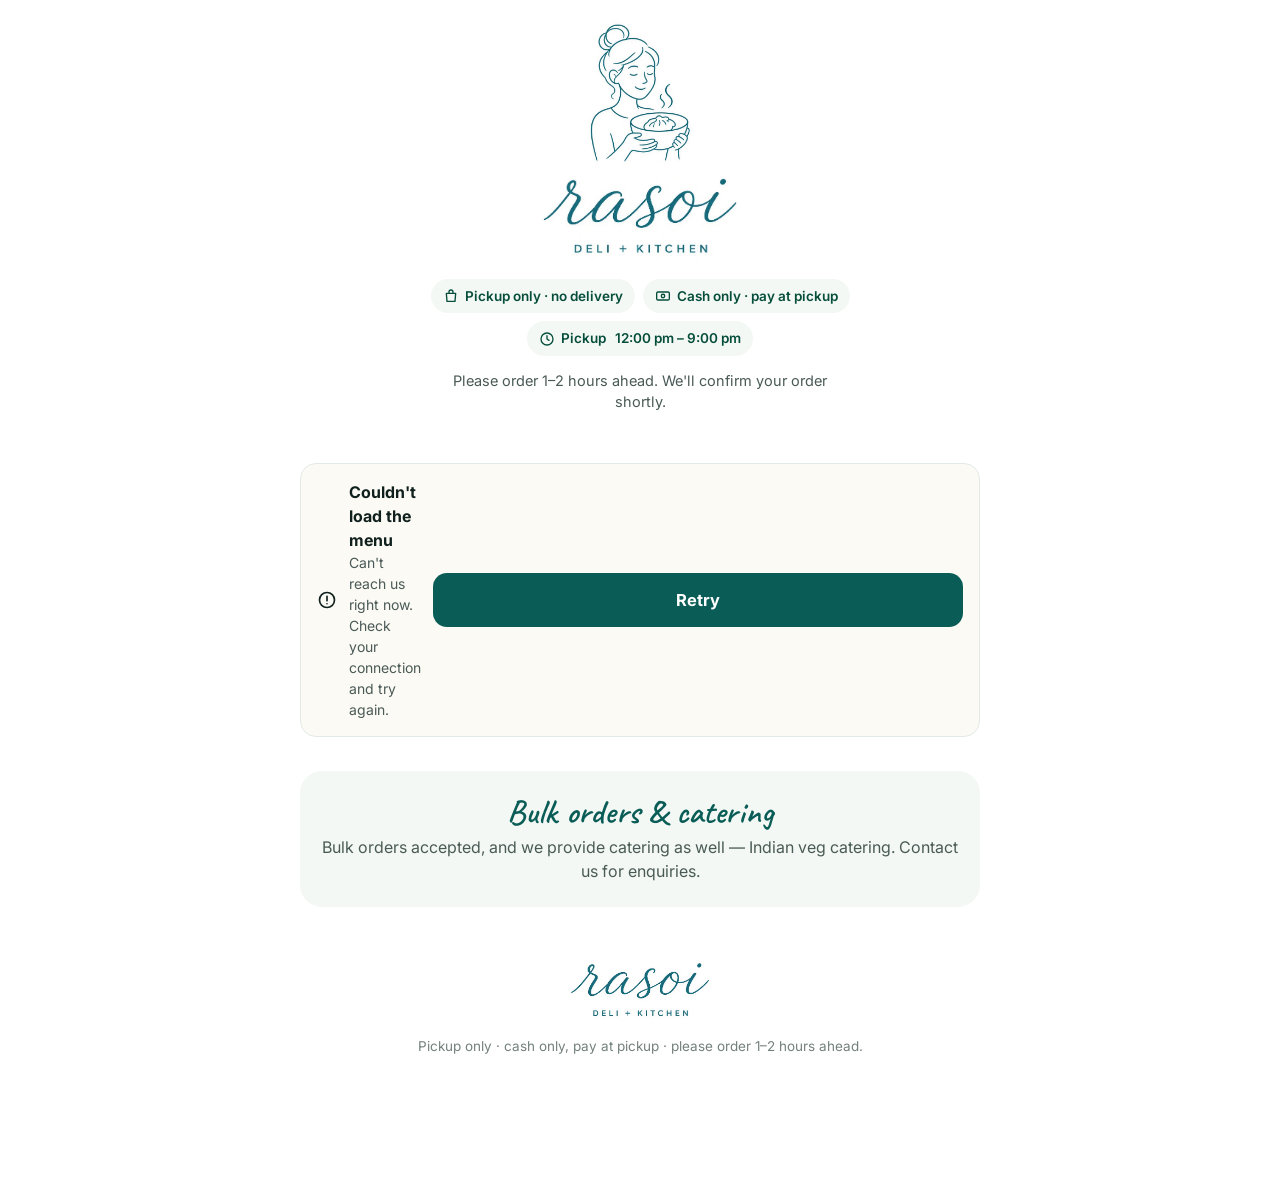
<file: customer/index.html>
<!DOCTYPE html>
<html lang="en-NZ">
<head>
<meta charset="utf-8">
<meta name="viewport" content="width=device-width, initial-scale=1, viewport-fit=cover">
<title>rasoi · Order pickup</title>
<meta name="description" content="rasoi deli + kitchen. Order momos and snacks online for pickup. Pickup only, cash only, pay at pickup. Please order 1–2 hours ahead.">
<meta name="theme-color" content="#0A5C56">
<meta name="color-scheme" content="light">
<meta name="format-detection" content="telephone=no">
<meta name="apple-mobile-web-app-capable" content="yes">
<meta name="mobile-web-app-capable" content="yes">
<meta name="apple-mobile-web-app-status-bar-style" content="default">
<meta name="apple-mobile-web-app-title" content="rasoi">
<meta property="og:type" content="website">
<meta property="og:site_name" content="rasoi · deli + kitchen">
<meta property="og:title" content="rasoi · Order pickup">
<meta property="og:description" content="rasoi deli + kitchen. Order online for pickup. Cash only, pay at pickup.">
<meta property="og:url" content="https://chopsticks-chaat.vercel.app/">
<meta property="og:image" content="https://chopsticks-chaat.vercel.app/brand/rasoi/rasoi-logo.jpg">
<meta property="og:image:width" content="784">
<meta property="og:image:height" content="1168">
<meta property="og:image:alt" content="rasoi deli + kitchen logo">
<meta name="twitter:card" content="summary">
<meta name="twitter:title" content="rasoi · Order pickup">
<meta name="twitter:description" content="rasoi deli + kitchen. Order online for pickup. Cash only, pay at pickup.">
<meta name="twitter:image" content="https://chopsticks-chaat.vercel.app/brand/rasoi/rasoi-mark-512.png">
<link rel="icon" type="image/png" sizes="32x32" href="brand/rasoi/favicon-32.png">
<link rel="apple-touch-icon" href="brand/rasoi/apple-touch-icon.png">
<link rel="preconnect" href="https://fonts.googleapis.com"><link rel="preconnect" href="https://fonts.gstatic.com" crossorigin>
<link rel="stylesheet" href="https://fonts.googleapis.com/css2?family=Caveat:wght@600;700&family=Inter:wght@400;500;600;700;800&display=swap">
<link rel="stylesheet" href="styles.css?v=14">
<meta name="build" content="customer v14 (confirmation is one clean receipt matching staff + Share as PDF; pack × qty totals; menu labels match print; never sold out; phone required; supabase-js 2.118.0)">
<script src="vendor/supabase-js-2.118.0.js"></script>
<script src="app.js?v=14" defer></script>
</head>
<body>
<a class="skip" href="#menu">Skip to menu</a>

<header class="hero" id="top">
  <h1>rasoi · deli + kitchen — order for pickup</h1>
  <img class="hero-mark" src="brand/rasoi/rasoi-mark.png" alt="" width="548" height="548">
  <img class="hero-word" src="brand/rasoi/rasoi-wordmark.png" alt="rasoi deli + kitchen" width="569" height="247">
  <ul class="facts" aria-label="How ordering works">
    <li><svg viewBox="0 0 24 24" aria-hidden="true"><path d="M5 8h14l-1 12H6L5 8Z"/><path d="M9 8V6a3 3 0 0 1 6 0v2"/></svg>Pickup only · no delivery</li>
    <li><svg viewBox="0 0 24 24" aria-hidden="true"><rect x="2.5" y="6" width="19" height="12" rx="2"/><circle cx="12" cy="12" r="2.6"/></svg>Cash only · pay at pickup</li>
    <li><svg viewBox="0 0 24 24" aria-hidden="true"><circle cx="12" cy="12" r="9"/><path d="M12 7v5l3 2"/></svg>Pickup&nbsp;<span id="hours">12:00 pm – 9:00 pm</span></li>
  </ul>
  <p class="lede">Please order 1–2 hours ahead. We'll confirm your order shortly.</p>
</header>
<div id="promos"></div>

<nav class="chips" id="chips" aria-label="Menu categories" hidden></nav>

<main class="menu" id="menu" tabindex="-1" aria-busy="true"></main>

<section class="bulk" id="bulk" aria-label="Bulk orders and catering"></section>

<section class="bulk pts-card" id="points" aria-label="Loyalty points" hidden></section>

<footer class="foot">
  <img src="brand/rasoi/rasoi-wordmark.png" alt="rasoi deli + kitchen" width="569" height="247">
  <p>Pickup only · cash only, pay at pickup · please order 1–2 hours ahead.</p>
</footer>

<button class="cartbar" id="cartbar" type="button" hidden>
  <span class="cb-n" id="cb-n">0</span>
  <span class="cb-l">View cart</span>
  <span class="cb-a" id="cb-a">$0.00</span>
</button>

<div class="backdrop" id="backdrop" hidden></div>
<section class="sheet" id="sheet" role="dialog" aria-modal="true" aria-labelledby="sheet-title" hidden>
  <div class="grab" aria-hidden="true"></div>
  <button class="sheet-x" type="button" data-a="close" aria-label="Close"><svg viewBox="0 0 24 24" aria-hidden="true"><path d="M6 6l12 12M18 6 6 18"/></svg></button>
  <div class="sheet-body" id="sheet-body"></div>
  <div class="sheet-foot" id="sheet-foot"></div>
</section>

<section class="done" id="done" hidden aria-live="polite"></section>

<div class="toast" id="toast" role="status" aria-live="assertive"></div>
</body>
</html>
</file>
<file: customer/styles.css>
/* rasoi · deli + kitchen — customer app. Minimal, white, teal (#0A5C56). */
:root{--teal:#0A5C56;--deep:#064E3B;--mint:#F3F8F4;--cream:#FBFAF5;--ink:#10201D;--ink2:#4A5A56;--ink3:#73817D;--line:#E3EAE6;--bad:#A3261B;--ok:#0A5C56;
  --sans:"Inter",-apple-system,BlinkMacSystemFont,"Segoe UI",Roboto,Helvetica,Arial,sans-serif;--script:"Caveat","Kalam","Bradley Hand",cursive;
  --sab:env(safe-area-inset-bottom,0px);--sat:env(safe-area-inset-top,0px);--ease:cubic-bezier(.2,.8,.2,1);--r:16px}
*{box-sizing:border-box}
html{-webkit-text-size-adjust:100%;scroll-padding-top:64px}
body{margin:0;font-family:var(--sans);color:var(--ink);background:#fff;font-size:16px;line-height:1.5;-webkit-font-smoothing:antialiased;padding-bottom:calc(96px + var(--sab))}
body.locked{overflow:hidden}
button,input,textarea{font:inherit;color:inherit}
button{-webkit-tap-highlight-color:transparent}
svg{width:20px;height:20px;fill:none;stroke:currentColor;stroke-width:2;stroke-linecap:round;stroke-linejoin:round;flex:none}
:focus-visible{outline:3px solid var(--teal);outline-offset:2px}
.skip{position:absolute;left:-999px;top:8px;z-index:100;background:var(--teal);color:#fff;padding:10px 14px;border-radius:10px}
.skip:focus{left:8px}
.num{font-variant-numeric:tabular-nums}
.script{font-family:var(--script);font-weight:600;color:var(--teal);letter-spacing:.2px}
.hero{max-width:720px;margin:0 auto;padding:calc(18px + var(--sat)) 20px 8px;text-align:center}
.hero-mark{display:block;margin:0 auto;width:min(150px,40vw);height:auto}
.hero-word{display:block;margin:2px auto 0;width:min(210px,56vw);height:auto}
.hero h1{position:absolute;width:1px;height:1px;overflow:hidden;clip:rect(0 0 0 0)}
.facts{list-style:none;margin:18px auto 0;padding:0;display:flex;flex-wrap:wrap;justify-content:center;gap:8px;max-width:560px}
.facts li{display:inline-flex;align-items:center;gap:6px;padding:7px 12px;border-radius:999px;background:var(--mint);color:var(--deep);font-size:13.5px;font-weight:600}
.facts svg{width:16px;height:16px}
.lede{margin:14px auto 0;max-width:420px;color:var(--ink2);font-size:14.5px}
#promos{max-width:720px;margin:14px auto 0;padding:0 20px;display:grid;gap:10px}
.promo{display:flex;align-items:center;gap:12px;padding:14px 16px;border:1.5px dashed var(--teal);border-radius:var(--r);background:var(--cream);color:var(--deep);text-align:left}
.promo>svg{color:var(--teal)}
.promo div{flex:1;display:flex;flex-direction:column}
.promo b{font-size:15.5px}.promo span{font-size:13.5px;color:var(--ink2)}
.promo .code{border:0;background:var(--teal);color:#fff;font-weight:700;letter-spacing:.06em;padding:8px 12px;border-radius:10px;cursor:pointer;min-height:40px}
.chips{position:sticky;top:0;z-index:20;display:flex;gap:6px;overflow-x:auto;scrollbar-width:none;padding:10px 20px;margin-top:14px;background:rgba(255,255,255,.94);backdrop-filter:blur(10px);-webkit-backdrop-filter:blur(10px);border-bottom:1px solid transparent;justify-content:safe center}
.chips::-webkit-scrollbar{display:none}
.chips.stuck{border-bottom-color:var(--line)}
.chip{flex:none;border:1px solid var(--line);background:#fff;color:var(--ink2);padding:8px 16px;border-radius:999px;font-size:14.5px;font-weight:600;cursor:pointer;min-height:40px}
.chip.on{background:var(--teal);border-color:var(--teal);color:#fff}
.chip.sk{width:90px;height:40px;border:0}
.menu{max-width:720px;margin:0 auto;padding:8px 20px 0;outline:none}
.sec{padding-top:26px}
.sec h2{font-size:38px;line-height:1;margin:0 0 6px;text-align:center}
.sec h2::after{content:"";display:block;width:36px;height:2px;background:var(--line);margin:12px auto 4px;border-radius:2px}
.grid{display:flex;flex-direction:column}
.card{display:flex;align-items:center;gap:14px;width:100%;text-align:left;border:0;border-bottom:1px solid var(--line);background:none;padding:18px 2px;cursor:pointer;animation:rise .4s var(--ease) both}
.card:last-child{border-bottom:0}
.card .info{flex:1;min-width:0;display:flex;flex-direction:column;gap:3px}
.card .nm{font-weight:700;font-size:17px;letter-spacing:-.01em;display:flex;align-items:center;gap:8px;flex-wrap:wrap}
.card .ds{color:var(--ink2);font-size:14.5px}
.card .vs{display:flex;flex-wrap:wrap;gap:4px 12px;color:var(--ink3);font-size:13px}
.card .vs .x{text-decoration:line-through}
.card .end{display:flex;flex-direction:column;align-items:flex-end;gap:8px}
.card .from{font-weight:700;color:var(--ink);font-size:16px;white-space:nowrap}
.card .from small{font-weight:500;color:var(--ink3);font-size:12px;margin-right:3px}
.card .add{width:38px;height:38px;border-radius:50%;border:1.5px solid var(--teal);color:var(--teal);display:inline-flex;align-items:center;justify-content:center;transition:.15s}
.card:hover .add,.card:active .add{background:var(--teal);color:#fff}
.incart{font-size:12px;font-weight:700;color:#fff;background:var(--teal);padding:2px 8px;border-radius:999px}
.card.soldout{cursor:not-allowed}.card.soldout .info{opacity:.55}
.badge-so{font-size:12.5px;font-weight:700;color:var(--ink2);background:var(--mint);padding:5px 10px;border-radius:999px}
@keyframes rise{from{opacity:0;transform:translateY(6px)}}
.sk{background:linear-gradient(90deg,#EEF3F0,#F7FAF8,#EEF3F0);background-size:200% 100%;animation:sh 1.2s infinite;border-radius:8px}
.sk-card{padding:18px 0;border-bottom:1px solid var(--line)}.sk-card .l{height:18px;width:55%;margin-bottom:8px}.sk-card .l2{height:14px;width:80%}
@keyframes sh{to{background-position:-200% 0}}
.empty{text-align:center;color:var(--ink2);padding:40px 10px}.empty b{display:block;color:var(--ink);font-size:17px;margin-bottom:4px}
.status-banner{display:flex;gap:12px;align-items:center;padding:16px;border-radius:var(--r);background:var(--cream);border:1px solid var(--line);margin-top:20px}
.status-banner>div{flex:1}
.bulk{max-width:720px;margin:34px auto 0;padding:0 20px}
.bulk-in{background:var(--mint);border-radius:22px;padding:24px 22px;text-align:center}
.bulk h2{font-size:34px;margin:0 0 4px;line-height:1}
.bulk p{margin:6px 0 0;color:var(--ink2)}
.bulk .contact{font-weight:700}.bulk .contact a{color:var(--deep)}
.foot{max-width:720px;margin:30px auto 0;padding:20px;text-align:center;color:var(--ink3);font-size:13.5px}
.foot img{width:150px;height:auto;display:block;margin:0 auto 8px}
.btn{display:inline-flex;align-items:center;justify-content:center;gap:10px;width:100%;min-height:54px;border:0;border-radius:14px;background:var(--teal);color:#fff;font-weight:700;font-size:16.5px;cursor:pointer;padding:0 18px;transition:background .15s,transform .1s}
.btn:active{transform:scale(.99)}.btn:hover{background:var(--deep)}
.btn[disabled]{background:#B9C9C4;cursor:not-allowed}
.btn.split{justify-content:space-between}
.btn.ghost{background:#fff;color:var(--teal);border:1.5px solid var(--teal)}
.btn.ghost:hover{background:var(--mint)}
.btn.sm{width:auto;min-height:52px;font-size:15px}
.linkbtn{border:0;background:none;color:var(--teal);font-weight:700;padding:10px 6px;cursor:pointer;min-height:44px}
.spin{width:18px;height:18px;border-radius:50%;border:2.5px solid rgba(255,255,255,.4);border-top-color:#fff;animation:rot .7s linear infinite}
@keyframes rot{to{transform:rotate(360deg)}}
.cartbar{position:fixed;z-index:40;left:50%;bottom:calc(14px + var(--sab));transform:translateX(-50%);width:min(560px,calc(100% - 28px));min-height:60px;display:flex;align-items:center;gap:12px;padding:0 18px;border:0;border-radius:16px;background:var(--teal);color:#fff;font-weight:700;font-size:16px;box-shadow:0 10px 30px rgba(6,78,59,.28);cursor:pointer}
.cartbar[hidden]{display:none}
.cartbar:active{transform:translateX(-50%) scale(.985)}
.cb-n{min-width:30px;height:30px;border-radius:9px;background:rgba(255,255,255,.18);display:inline-flex;align-items:center;justify-content:center}
.cb-l{flex:1;text-align:left}
.cartbar.bump .cb-n{animation:bump .4s var(--ease)}
@keyframes bump{50%{transform:scale(1.25)}}
.backdrop{position:fixed;inset:0;z-index:50;background:rgba(6,30,26,.42);opacity:0;transition:opacity .3s}
.backdrop.on{opacity:1}
.sheet{position:fixed;z-index:51;left:0;right:0;bottom:0;margin:0 auto;max-width:600px;max-height:92dvh;display:flex;flex-direction:column;background:#fff;border-radius:24px 24px 0 0;box-shadow:0 -10px 40px rgba(0,0,0,.14);transform:translateY(104%);transition:transform .38s var(--ease)}
.sheet.on{transform:none}
@media (min-width:700px){.sheet{bottom:50%;border-radius:24px;transform:translateY(60%) scale(.96);opacity:0;transition:transform .35s var(--ease),opacity .25s}.sheet.on{transform:translateY(50%);opacity:1}}
.grab{width:42px;height:5px;border-radius:3px;background:#D5DEDA;margin:10px auto 2px;flex:none}
.sheet-x{position:absolute;top:12px;right:12px;z-index:3;width:44px;height:44px;border-radius:50%;border:0;background:var(--mint);display:inline-flex;align-items:center;justify-content:center;cursor:pointer;color:var(--deep)}
.sheet-body{overflow-y:auto;overscroll-behavior:contain;padding:0 20px 12px;flex:1}
.sheet-foot{padding:12px 20px calc(14px + var(--sab));border-top:1px solid var(--line);background:#fff}
.sheet-foot:empty{display:none}
.sh-title{font-size:24px;letter-spacing:-.02em;margin:18px 52px 2px 0}
.sh-sub{margin:0 0 12px;color:var(--ink2)}
.sh-h{font-weight:700;margin:20px 0 10px;display:flex;justify-content:space-between;align-items:center}
.sh-h small{font-size:12px;color:var(--teal);background:var(--mint);padding:3px 8px;border-radius:999px}
.opts{display:grid;gap:8px}
.opt{display:flex;align-items:center;gap:12px;padding:14px;border:1.5px solid var(--line);border-radius:14px;cursor:pointer;min-height:56px}
.opt.on{border-color:var(--teal);background:var(--mint)}
.opt.so{opacity:.5;cursor:not-allowed}
.opt input{position:absolute;opacity:0;pointer-events:none}
.opt .rd{width:20px;height:20px;border-radius:50%;border:2px solid #A9B8B3;flex:none}
.opt.on .rd{border:6px solid var(--teal)}
.opt .ol{flex:1;font-weight:600}.opt .op{font-weight:700}
.opt:has(input:focus-visible){outline:3px solid var(--teal);outline-offset:2px}
.so-tag{color:var(--bad);font-weight:700}
.qtyrow{display:flex;align-items:center;gap:14px}
.stepper{display:inline-flex;align-items:center;border:1.5px solid var(--line);border-radius:999px;padding:3px}
.stepper button{width:42px;height:42px;border-radius:50%;border:0;background:var(--mint);color:var(--deep);display:inline-flex;align-items:center;justify-content:center;cursor:pointer}
.stepper button[disabled]{opacity:.4;cursor:not-allowed}
.stepper output{min-width:34px;text-align:center;font-weight:700}
.lines{display:flex;flex-direction:column}
.line{display:flex;align-items:center;gap:12px;padding:14px 0;border-bottom:1px solid var(--line)}
.ln{flex:1;min-width:0}.ln b{display:block}.ln small{color:var(--ink2)}.lp{font-weight:700;margin-top:2px}
.totals{margin:16px 0 0;padding:14px 16px;background:var(--cream);border-radius:14px;display:grid;gap:6px}
.totals>div{display:flex;justify-content:space-between;color:var(--ink2)}
.totals .g{color:var(--ink);font-weight:800;font-size:18px;padding-top:6px;border-top:1px solid var(--line)}
.note{display:flex;gap:10px;align-items:flex-start;margin:14px 0 4px;padding:12px 14px;border-radius:14px;background:var(--mint);color:var(--deep);font-size:14.5px}
.note svg{margin-top:2px}
.f{margin:16px 0 0}
.f>label{display:block;font-weight:700;margin-bottom:6px}
.f label small{font-weight:500;color:var(--ink3)}
.f input,.f textarea{width:100%;min-height:52px;border:1.5px solid var(--line);border-radius:12px;padding:12px 14px;background:#fff;font-size:16px}
.f textarea{min-height:84px;resize:vertical}
.f input:focus,.f textarea:focus{border-color:var(--teal);outline:none;box-shadow:0 0 0 3px rgba(10,92,86,.15)}
.f [aria-invalid=true]{border-color:var(--bad)}
.hint{display:flex;gap:8px;align-items:flex-start;margin:0 0 10px;color:var(--deep);font-size:14px;font-weight:600}
.hint svg{width:18px;height:18px;margin-top:1px}
.coderow{display:flex;gap:8px}.coderow input{text-transform:uppercase;letter-spacing:.05em}
.hp{position:absolute!important;left:-9999px!important;width:1px;height:1px;overflow:hidden}
.days{display:flex;overflow-x:auto;gap:8px;scrollbar-width:none;padding-bottom:2px}
.days::-webkit-scrollbar{display:none}
.day{flex:none;min-width:88px;padding:8px 12px;border:1.5px solid var(--line);border-radius:12px;background:#fff;font-weight:700;cursor:pointer;display:flex;flex-direction:column;align-items:center;min-height:56px}
.day small{font-weight:500;color:var(--ink3);font-size:12.5px}
.day.on{border-color:var(--teal);background:var(--teal);color:#fff}.day.on small{color:#D6EBE6}
.slots{display:grid;grid-template-columns:repeat(auto-fill,minmax(92px,1fr));gap:8px;margin-top:10px;max-height:236px;overflow-y:auto;padding:8px 2px 2px}
.slot{position:relative;min-height:48px;border:1.5px solid var(--line);border-radius:12px;background:#fff;font-weight:600;cursor:pointer}
.slot.on{border-color:var(--teal);background:var(--mint);color:var(--deep);font-weight:800}
.asap{position:absolute;top:-8px;left:50%;transform:translateX(-50%);font-size:10px;font-weight:800;text-transform:uppercase;letter-spacing:.05em;background:var(--teal);color:#fff;padding:1px 6px;border-radius:999px;white-space:nowrap}
.promo-msg{display:flex;gap:8px;align-items:center;margin:14px 0 0;padding:10px 14px;border-radius:12px;font-size:14.5px}
.promo-msg.ok{background:var(--mint);color:var(--deep)}.promo-msg.bad{background:#FBEDEA;color:var(--bad)}
.pts{display:flex;gap:8px;align-items:flex-start;margin-top:10px;padding:10px 14px;border-radius:12px;background:var(--cream);border:1px solid var(--line);font-size:14px;color:var(--ink2)}
.pts svg{color:var(--teal)}
.done{position:fixed;inset:0;z-index:60;overflow-y:auto;background:#fff;display:flex;flex-direction:column;align-items:center;padding:calc(40px + var(--sat)) 22px calc(30px + var(--sab));text-align:center}
.done[hidden]{display:none}
.done-logo{width:110px;height:auto;animation:rise .5s var(--ease)}
.done h2{font-size:46px;margin:6px 0 4px;line-height:1}
.done .lead{margin:0;color:var(--ink2);max-width:360px}
.ticket{margin-top:22px;width:min(380px,100%);background:var(--cream);border:1px solid var(--line);border-radius:20px;padding:20px;text-align:left}
.ticket .no{color:var(--ink3);font-size:13px;text-transform:uppercase;letter-spacing:.08em;text-align:center}
.ticket .big{font-size:44px;font-weight:800;text-align:center;color:var(--teal);margin-bottom:8px}
.kv{display:flex;justify-content:space-between;gap:12px;padding:10px 0;border-top:1px solid var(--line)}
.kv span{color:var(--ink2)}.kv b{text-align:right}.kv small{font-weight:500;color:var(--ink2)}
.big2{font-size:20px}
.pay{display:flex;gap:10px;margin-top:10px;padding:12px;border-radius:12px;background:var(--mint);color:var(--deep);font-size:14px}
.again{margin-top:22px;width:min(380px,100%)}
.toast{position:fixed;z-index:80;left:50%;top:calc(var(--sat) + 14px);transform:translate(-50%,-140%);width:max-content;max-width:calc(100% - 28px);display:flex;gap:10px;align-items:center;padding:12px 16px;border-radius:14px;background:var(--deep);color:#fff;font-weight:600;font-size:15px;box-shadow:0 10px 30px rgba(0,0,0,.2);opacity:0;transition:transform .35s var(--ease),opacity .25s}
.toast.on{transform:translate(-50%,0);opacity:1}
.toast.err{background:var(--bad)}
@media (prefers-reduced-motion:reduce){*{animation:none!important;transition:none!important}}
/* loyalty points lookup */
.sr{position:absolute;width:1px;height:1px;overflow:hidden;clip:rect(0 0 0 0);white-space:nowrap}
.pts-card{margin-top:16px}.pts-card .coderow{max-width:380px;margin:14px auto 0}.pts-card .coderow input{text-transform:none;letter-spacing:0;flex:1;min-width:0}
.pts-out{min-height:1.4em;font-size:15px}.pts-out b{color:var(--deep)}
.pts-card .coderow input{min-height:48px;border:1.5px solid var(--line);border-radius:12px;padding:10px 14px;background:#fff;font-size:16px}
.pts-card .coderow input:focus{border-color:var(--teal);outline:none;box-shadow:0 0 0 3px rgba(10,92,86,.15)}
.pts-card .coderow button{min-height:48px}

/* v12: required phone help / inline error */
.f .fh{display:block;margin-top:6px;font-size:13px;color:var(--ink3)}.f .fh.err{color:var(--bad);font-weight:600}

/* v13: pack maths (3 × 16 pcs = 48 pcs) on item sheet, cart, checkout and the branded order ticket */
.pk-tot{color:var(--deep);font-weight:700}
.ln .pk{display:inline-block;margin-top:4px;font-size:13px;font-weight:700;color:var(--deep);background:var(--mint);padding:3px 10px;border-radius:999px}
.f>.fl{display:block;font-weight:700;margin-bottom:6px}
.ck-items{border:1px solid var(--line);border-radius:14px;background:var(--cream);padding:2px 14px}
.ck-it{display:flex;justify-content:space-between;gap:12px;padding:12px 0}.ck-it+.ck-it{border-top:1px solid var(--line)}
.ck-it b{display:block}.ck-it small{display:block;color:var(--ink2);font-size:13.5px}
.ck-r{text-align:right;white-space:nowrap}.ck-r small{color:var(--deep);font-weight:700}
/* v14 confirmation receipt: same look as the staff receipt */
.receipt{background:#fff;color:#10201D;border-radius:22px;padding:30px 24px 26px;font-size:15px;line-height:1.45;box-shadow:0 14px 40px rgba(6,78,59,.16),0 1px 0 rgba(0,0,0,.04);
  font-family:"Inter",-apple-system,BlinkMacSystemFont,"Segoe UI",Roboto,Helvetica,Arial,sans-serif;position:relative;overflow:hidden}
.receipt::before{content:"";position:absolute;left:0;right:0;top:0;height:6px;background:#0A5C56}
.rx-head{display:flex;flex-direction:column;align-items:center;gap:2px;padding-top:4px}
.rx-mark{width:84px;height:84px;object-fit:contain}
.rx-word{width:min(210px,70%);height:auto}
.rx-title{display:flex;align-items:center;gap:12px;margin:16px 0 4px;color:#0A5C56}
.rx-title::before,.rx-title::after{content:"";flex:1;border-top:1px solid #D7E6E1}
.rx-title span{font-size:11.5px;font-weight:700;letter-spacing:.32em;text-transform:uppercase;padding-left:.32em}
.rx-no{display:flex;flex-direction:column;align-items:center;margin:6px 0 2px}
.rx-no small{font-size:11px;letter-spacing:.2em;text-transform:uppercase;color:#73817D;font-weight:600}
.rx-no b{font-size:34px;font-weight:800;color:#0A5C56;line-height:1.1;letter-spacing:-.01em}
.rx-no span{font-size:13px;color:#4A5A56}
.rx-sec{border-top:1.5px dashed #C9D9D4;margin-top:16px;padding-top:14px}
.rx-r{display:flex;justify-content:space-between;gap:14px;padding:4px 0;font-variant-numeric:tabular-nums}
.rx-r>span:first-child{color:#4A5A56}.rx-r>span:last-child{text-align:right}
.rx-item{padding:10px 0}.rx-item+.rx-item{border-top:1px solid #EEF3F1}
.rx-it{display:flex;justify-content:space-between;gap:14px;align-items:baseline}
.rx-it b{font-size:15.5px;font-weight:700}.rx-amt{font-weight:700;font-variant-numeric:tabular-nums;white-space:nowrap}
.rx-calc{display:flex;flex-wrap:wrap;align-items:center;gap:4px 8px;margin-top:6px;font-size:13.5px;color:#4A5A56;font-variant-numeric:tabular-nums}
.rx-q{background:#F3F8F4;color:#064E3B;font-weight:700;padding:3px 9px;border-radius:999px}
.rx-each{color:#73817D}
.rx-eq{margin-left:auto;color:#064E3B}.rx-eq b{font-weight:800}
.rx-total{display:flex;justify-content:space-between;align-items:baseline;margin:10px -12px 8px;padding:12px;border-radius:14px;background:#0A5C56;color:#fff}
.rx-total span{font-size:12px;font-weight:700;letter-spacing:.24em;text-transform:uppercase}
.rx-total b{font-size:24px;font-weight:800;font-variant-numeric:tabular-nums}
.rx-thanks{text-align:center;font-family:"Caveat",cursive;font-weight:700;font-size:32px;color:#0A5C56;margin-top:18px;line-height:1}
.rx-foot{text-align:center;font-size:11px;letter-spacing:.22em;text-transform:uppercase;color:#73817D;margin-top:4px}
.done{background:var(--mint);padding:calc(26px + var(--sat)) 16px calc(28px + var(--sab))}
.done .receipt{flex:none;width:min(400px,100%);text-align:left;position:relative;overflow:hidden;animation:rise .45s var(--ease)}
.rx-ok{display:flex;align-items:center;justify-content:center;gap:8px;margin:12px auto 0;width:max-content;max-width:100%;padding:6px 14px;border-radius:999px;background:#F3F8F4;color:#064E3B;font-size:13.5px;font-weight:600}
.rx-ok svg{width:16px;height:16px;flex:none;fill:none;stroke:currentColor;stroke-width:2.6;stroke-linecap:round;stroke-linejoin:round}
.rx-cash{display:flex;align-items:center;gap:12px;margin-top:4px;padding:12px 14px;border-radius:14px;background:#F3F8F4;color:#064E3B}
.rx-cash svg{width:26px;height:26px;flex:none;fill:none;stroke:currentColor;stroke-width:1.8;stroke-linecap:round;stroke-linejoin:round}
.rx-cash b{display:block;font-size:14.5px;font-weight:700}.rx-cash small{display:block;font-size:13px;color:#4A5A56;margin-top:1px}
.done .again{flex:none;display:flex;flex-direction:column;gap:10px;width:min(400px,100%);margin-top:18px}
.done .again .btn{width:100%;min-height:54px;display:flex;align-items:center;justify-content:center;gap:10px}
.done .again .btn svg{width:20px;height:20px;fill:none;stroke:currentColor;stroke-width:2;stroke-linecap:round;stroke-linejoin:round}
.done .again .btn.ghost{background:#fff}
#done-h:focus{outline:none}
/* v14: single menu, no tab bar; anchored scrolls never hide headings */
.chips[hidden]{display:none}
.menu{scroll-margin-top:12px}.bulk,.sec{scroll-margin-top:16px}
/* v14 PDF capture: page edge is the paper; plain digits so html2canvas spaces numbers correctly */
.receipt.rx-pdf{border-radius:0;box-shadow:none;animation:none}
.rx-pdf,.rx-pdf *{font-variant-numeric:normal!important}
</file>
